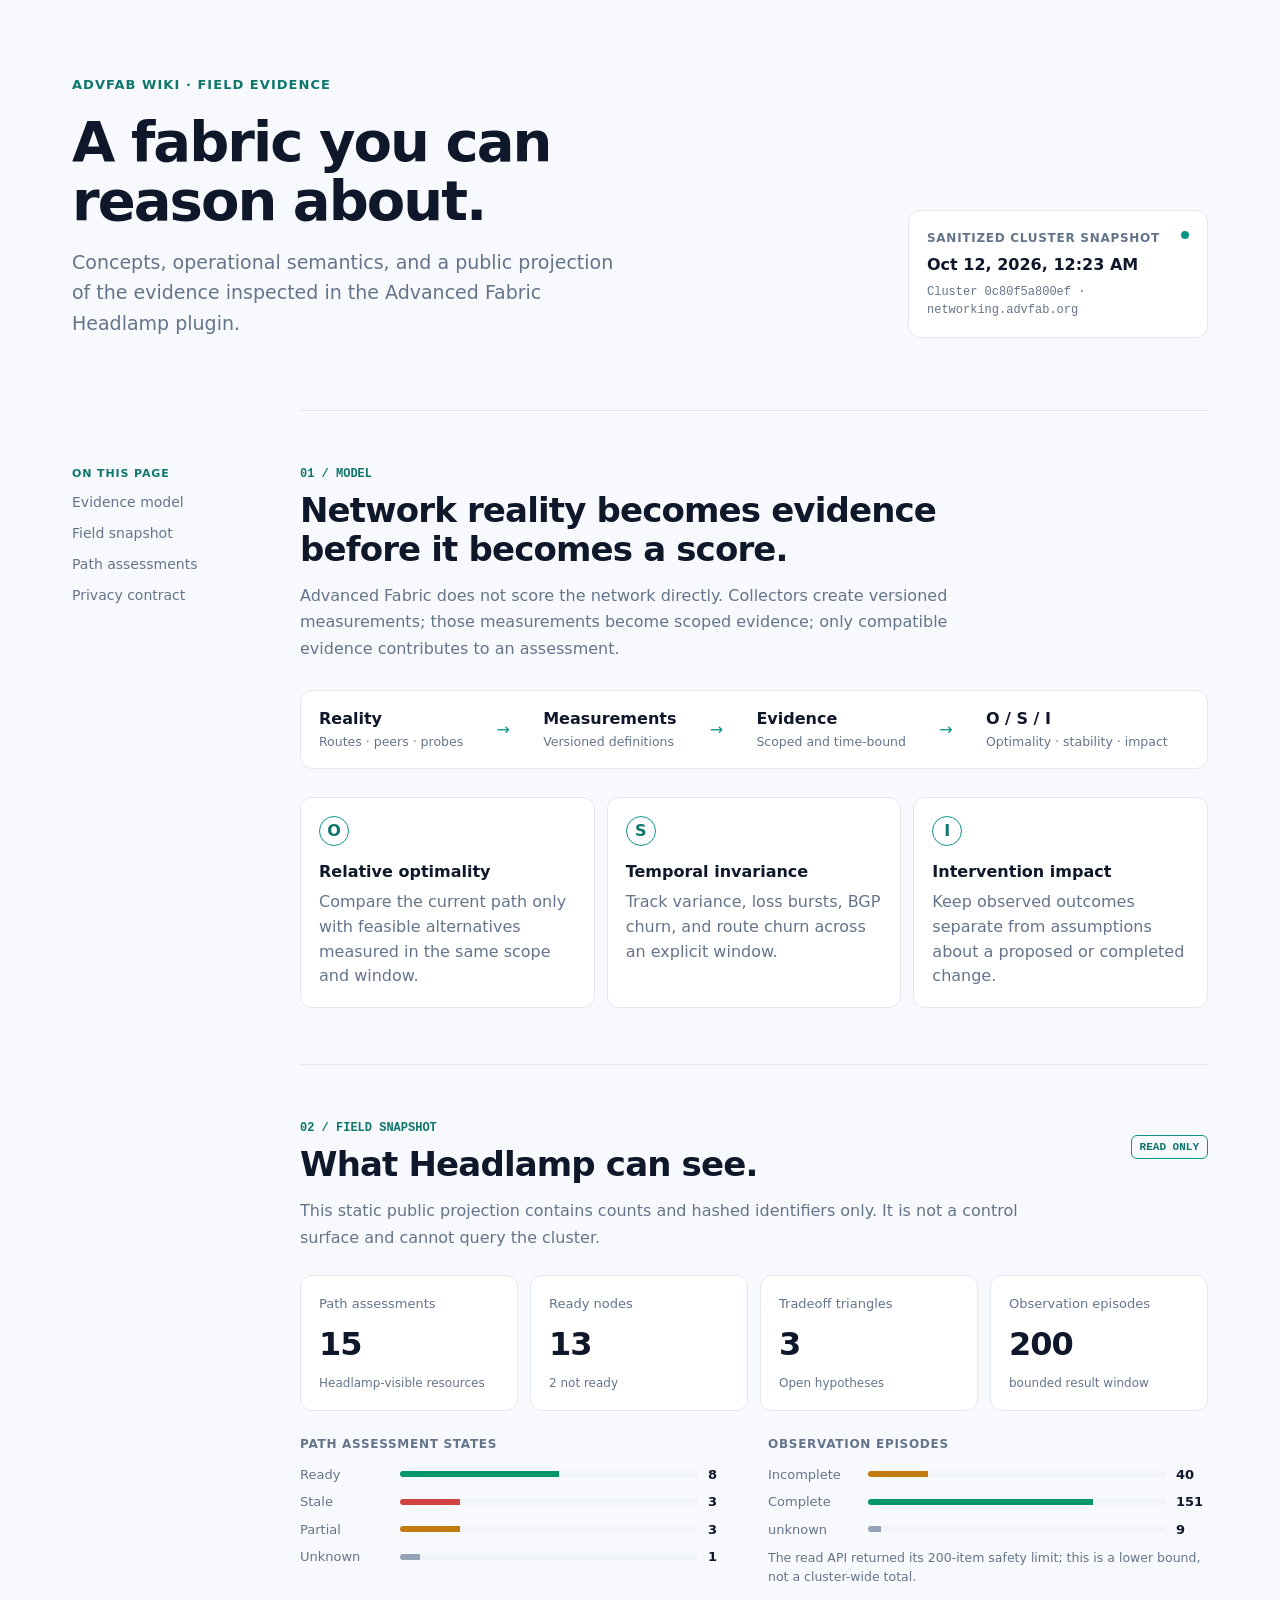
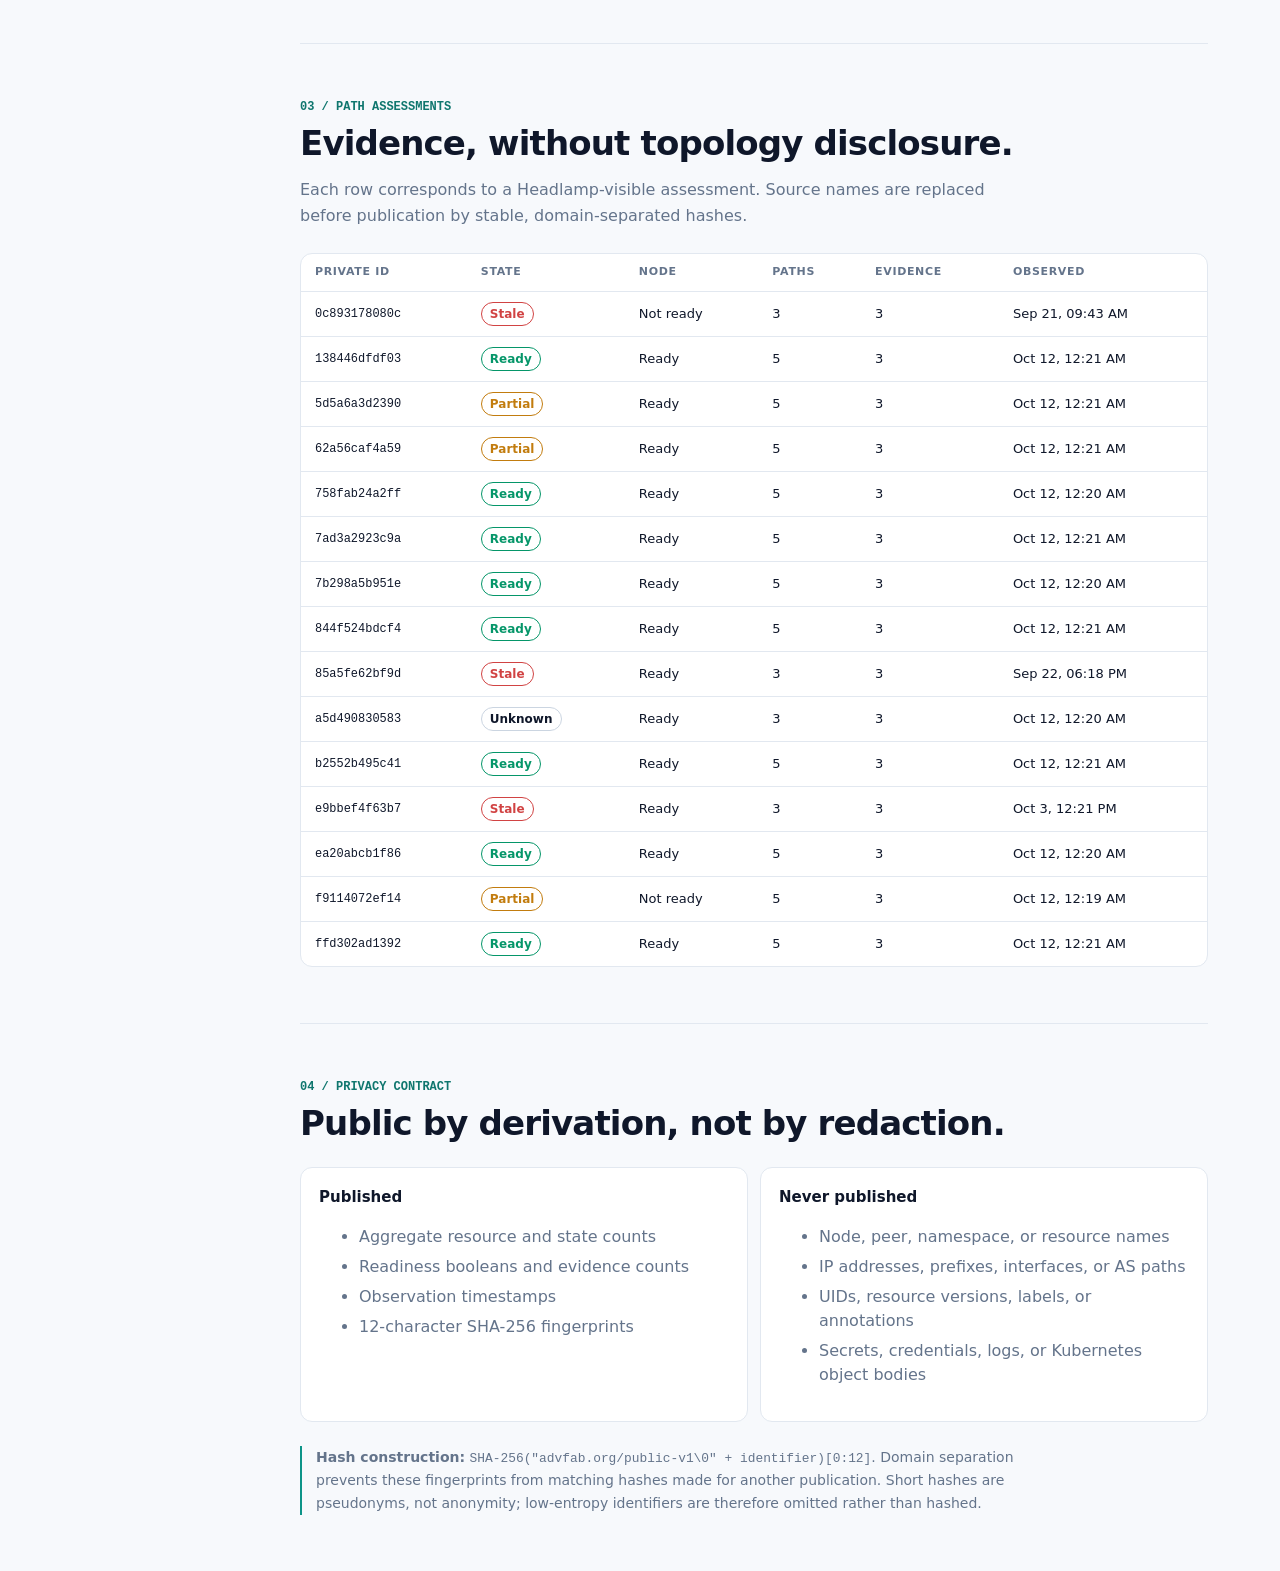
<file: wiki/index.html>
<!doctype html>
<html lang="en" data-site="advfab">
<head>
  <meta charset="utf-8">
  <meta name="viewport" content="width=device-width,initial-scale=1">
  <meta name="description" content="AdvFab Wiki: architecture notes and a privacy-preserving view of real Advanced Fabric evidence.">
  <title>AdvFab Wiki · Advanced Fabrics</title>
  <link rel="canonical" href="https://advfab.org/wiki/">
  <link rel="icon" type="image/svg+xml" href="/mark.svg">
  <link rel="stylesheet" href="/styles.css?v=20261023-oss-1">
  <link rel="stylesheet" href="https://brand-assets.re8ch.com/dist/current/re8ch-navigator.css">
  <link rel="stylesheet" href="https://brand-assets.re8ch.com/dist/current/re8ch-footer.css">
  <script src="/boot.js?v=20261023-oss-1"></script>
  <script src="https://brand-assets.re8ch.com/dist/current/re8ch-navigator.js" defer></script>
  <script src="https://brand-assets.re8ch.com/dist/current/re8ch-footer.js" defer></script>
  <script src="/site.js?v=20261023-oss-1" defer></script>
  <script src="/wiki/wiki.js" defer></script>
</head>
<body class="wiki-page">
  <div class="shell">
  <re8ch-navigator product="advfab" brand="AdvFab" locale="en" home-href="/" links='[{"label":"Model","href":"#model"},{"label":"Snapshot","href":"#snapshot"},{"label":"Assessments","href":"#assessments"},{"label":"Privacy","href":"#privacy"}]' language-options='[{"label":"English","value":"en","href":"/wiki/"}]' language-mode="available" extra-actions='[]'></re8ch-navigator>
  <main class="wrap">
    <section class="wiki-hero">
      <div><p class="eyebrow">ADVFAB WIKI · FIELD EVIDENCE</p><h1>A fabric you can<br>reason about.</h1><p class="lead">Concepts, operational semantics, and a public projection of the evidence inspected in the Advanced Fabric Headlamp plugin.</p></div>
      <aside class="snapshot-stamp" aria-label="Snapshot provenance"><span class="pulse" aria-hidden="true"></span><p>Sanitized cluster snapshot</p><strong id="snapshot-time">Loading…</strong><small id="cluster-hash">Cluster fingerprint unavailable</small></aside>
    </section>
    <section class="wiki-layout">
      <nav class="wiki-toc" aria-label="Wiki sections"><span>On this page</span><a href="#model">Evidence model</a><a href="#snapshot">Field snapshot</a><a href="#assessments">Path assessments</a><a href="#privacy">Privacy contract</a></nav>
      <div class="wiki-content">
        <section id="model" class="wiki-section">
          <p class="section-index">01 / MODEL</p><h2>Network reality becomes evidence before it becomes a score.</h2><p>Advanced Fabric does not score the network directly. Collectors create versioned measurements; those measurements become scoped evidence; only compatible evidence contributes to an assessment.</p>
          <div class="flow" aria-label="Evidence processing model"><div><b>Reality</b><span>Routes · peers · probes</span></div><i>→</i><div><b>Measurements</b><span>Versioned definitions</span></div><i>→</i><div><b>Evidence</b><span>Scoped and time-bound</span></div><i>→</i><div><b>O / S / I</b><span>Optimality · stability · impact</span></div></div>
          <div class="definition-grid"><article><span>O</span><h3>Relative optimality</h3><p>Compare the current path only with feasible alternatives measured in the same scope and window.</p></article><article><span>S</span><h3>Temporal invariance</h3><p>Track variance, loss bursts, BGP churn, and route churn across an explicit window.</p></article><article><span>I</span><h3>Intervention impact</h3><p>Keep observed outcomes separate from assumptions about a proposed or completed change.</p></article></div>
        </section>
        <section id="snapshot" class="wiki-section">
          <p class="section-index">02 / FIELD SNAPSHOT</p><div class="section-heading"><div><h2>What Headlamp can see.</h2><p>This static public projection contains counts and hashed identifiers only. It is not a control surface and cannot query the cluster.</p></div><span class="read-only">READ ONLY</span></div>
          <div id="metrics" class="metric-grid" aria-live="polite"><p>Loading sanitized evidence…</p></div>
          <div class="state-panel"><div><h3>Path assessment states</h3><div id="assessment-states" class="bars"></div></div><div><h3>Observation episodes</h3><div id="episode-states" class="bars"></div><p class="note" id="episode-note"></p></div></div>
        </section>
        <section id="assessments" class="wiki-section">
          <p class="section-index">03 / PATH ASSESSMENTS</p><div class="section-heading"><div><h2>Evidence, without topology disclosure.</h2><p>Each row corresponds to a Headlamp-visible assessment. Source names are replaced before publication by stable, domain-separated hashes.</p></div></div>
          <div class="table-wrap"><table><thead><tr><th>Private ID</th><th>State</th><th>Node</th><th>Paths</th><th>Evidence</th><th>Observed</th></tr></thead><tbody id="assessment-rows"></tbody></table></div>
        </section>
        <section id="privacy" class="wiki-section privacy-panel">
          <p class="section-index">04 / PRIVACY CONTRACT</p><h2>Public by derivation, not by redaction.</h2>
          <div class="privacy-grid"><div><h3>Published</h3><ul><li>Aggregate resource and state counts</li><li>Readiness booleans and evidence counts</li><li>Observation timestamps</li><li>12-character SHA-256 fingerprints</li></ul></div><div><h3>Never published</h3><ul><li>Node, peer, namespace, or resource names</li><li>IP addresses, prefixes, interfaces, or AS paths</li><li>UIDs, resource versions, labels, or annotations</li><li>Secrets, credentials, logs, or Kubernetes object bodies</li></ul></div></div>
          <p class="hash-explainer"><b>Hash construction:</b> <code>SHA-256("advfab.org/public-v1\0" + identifier)[0:12]</code>. Domain separation prevents these fingerprints from matching hashes made for another publication. Short hashes are pseudonyms, not anonymity; low-entropy identifiers are therefore omitted rather than hashed.</p>
        </section>
      </div>
    </section>
  </main>
  <re8ch-footer locale="en" theme="light" language-options='[{"label":"English","value":"en","href":"/wiki/"}]' language-mode="available" brand-logo="https://brand-assets.re8ch.com/SVG/logo.svg"></re8ch-footer>
  </div>
</body>
</html>
</file>
<file: styles.css>
/* Shared open-source site system (AdvFab · Public Edge · Among Clusters).
   Same tokens as the RE8CH commercial cloud sites; each site only sets --accent. */
:root {
  color-scheme: light;
  --paper: #f7f9fc;
  --surface: #ffffff;
  --surface-2: #f1f5f9;
  --ink: #0f172a;
  --muted: #64748b;
  --faint: #94a3b8;
  --line: #e2e8f0;
  --line-strong: #cbd5e1;
  --ok: #059669;
  --warn: #c27c0e;
  --bad: #d14343;
  --unknown: #94a3b8;
  --mono: ui-monospace, SFMono-Regular, Menlo, Consolas, monospace;
}
:root[data-site="advfab"] { --accent: #0d9488; --accent-ink: #0f766e; --accent-soft: rgba(13, 148, 136, .1); }
:root[data-site="public-edge"] { --accent: #e0700b; --accent-ink: #b45309; --accent-soft: rgba(224, 112, 11, .1); }
:root[data-site="among-clusters"] { --accent: #6d5dfc; --accent-ink: #5442e6; --accent-soft: rgba(109, 93, 252, .1); }

:root[data-theme="dark"] {
  color-scheme: dark;
  --paper: #07111d;
  --surface: #0c1828;
  --surface-2: #102236;
  --ink: #eef4fb;
  --muted: #9aabbf;
  --faint: #6b7d93;
  --line: rgba(226, 236, 248, .12);
  --line-strong: rgba(226, 236, 248, .22);
  --ok: #34d399;
  --warn: #f5b942;
  --bad: #f87171;
  --unknown: #6b7d93;
}
:root[data-theme="dark"][data-site="advfab"] { --accent: #2dd4bf; --accent-ink: #5eead4; --accent-soft: rgba(45, 212, 191, .12); }
:root[data-theme="dark"][data-site="public-edge"] { --accent: #fb923c; --accent-ink: #fdba74; --accent-soft: rgba(251, 146, 60, .12); }
:root[data-theme="dark"][data-site="among-clusters"] { --accent: #a397ff; --accent-ink: #c4bcff; --accent-soft: rgba(163, 151, 255, .14); }

* { box-sizing: border-box; }
html { background: var(--paper); color: var(--ink); font-family: Inter, ui-sans-serif, system-ui, -apple-system, BlinkMacSystemFont, "Segoe UI", "PingFang SC", "Microsoft YaHei", sans-serif; line-height: 1.5; text-size-adjust: 100%; }
body { margin: 0; background: var(--paper); overflow-x: clip; }
a { color: inherit; }
button { font: inherit; color: inherit; }
button:focus-visible, a:focus-visible, [tabindex]:focus-visible { outline: 2px solid var(--accent); outline-offset: 3px; }
h1, h2, h3, p { margin: 0; }
code { font-family: var(--mono); font-size: .92em; }

.shell { min-height: 100svh; overflow-x: clip; }
.wrap { margin: 0 auto; max-width: 1200px; padding: 0 clamp(16px, 4vw, 32px); }
.eyebrow { align-items: center; color: var(--accent-ink); display: inline-flex; font-size: 13px; font-weight: 750; gap: 10px; letter-spacing: .08em; text-transform: uppercase; }
.eyebrow .tag { border: 1px solid var(--line-strong); border-radius: 999px; color: var(--muted); font-size: 11px; font-weight: 650; letter-spacing: .04em; padding: 2px 8px; }

.button { align-items: center; background: var(--surface); border: 1px solid var(--line-strong); border-radius: 8px; color: var(--ink); cursor: pointer; display: inline-flex; font-size: 14px; font-weight: 650; gap: 8px; justify-content: center; min-height: 40px; padding: 0 16px; text-decoration: none; transition: border-color .15s, background .15s; }
.button:hover { border-color: var(--faint); }
.button.primary { background: var(--ink); border-color: var(--ink); color: var(--paper); }
.button.primary:hover { opacity: .9; }

/* Hero */
.hero { padding: clamp(40px, 7vw, 88px) 0 clamp(40px, 6vw, 72px); }
.hero-grid { align-items: center; display: grid; gap: clamp(28px, 5vw, 64px); grid-template-columns: minmax(0, 5fr) minmax(0, 7fr); }
.hero h1 { font-size: clamp(36px, 4.6vw, 56px); font-weight: 820; letter-spacing: -.035em; line-height: 1.04; margin: 18px 0 20px; text-wrap: balance; }
:lang(zh) .hero h1 { letter-spacing: -.01em; line-height: 1.15; }
.lead { color: var(--muted); font-size: clamp(16px, 1.6vw, 19px); line-height: 1.6; max-width: 560px; }
.actions { display: flex; flex-wrap: wrap; gap: 10px; margin-top: 28px; }
.stats { border-top: 1px solid var(--line); display: grid; grid-template-columns: repeat(4, minmax(0, 1fr)); margin-top: 32px; padding-top: 18px; }
.stats div { border-left: 1px solid var(--line); min-width: 0; padding: 0 14px; }
.stats div:first-child { border-left: 0; padding-left: 0; }
.stats span { color: var(--muted); display: block; font-size: 13px; font-weight: 600; }
.stats strong { display: block; font-size: clamp(20px, 2.2vw, 26px); font-variant-numeric: tabular-nums; font-weight: 780; letter-spacing: -.02em; margin-top: 4px; white-space: nowrap; }

/* Figure (signature interaction) */
.figure { background: var(--surface); border: 1px solid var(--line); border-radius: 14px; min-width: 0; overflow: hidden; }
.figure-head { align-items: center; border-bottom: 1px solid var(--line); display: flex; flex-wrap: wrap; gap: 8px 14px; justify-content: space-between; padding: 12px 16px; }
.figure-head b { font-size: 14px; }
.figure-head small { color: var(--muted); font-size: 12px; }
.figure-body { position: relative; }
.figure svg { display: block; height: auto; width: 100%; }
.figure-foot { border-top: 1px solid var(--line); display: grid; gap: 12px; padding: 14px 16px; }
.legend { display: flex; flex-wrap: wrap; gap: 6px 14px; }
.legend span { align-items: center; color: var(--muted); display: inline-flex; font-size: 12px; gap: 6px; }
.legend i { border-top: 2px solid currentColor; display: inline-block; width: 18px; }
.legend b { color: var(--ink); font-variant-numeric: tabular-nums; }
.k-ready { color: var(--ok); } .k-partial { color: var(--warn); } .k-stale { color: var(--bad); } .k-unknown { color: var(--unknown); }
.legend .k-partial i { border-top-style: dashed; } .legend .k-stale i { border-top-style: dotted; } .legend .k-unknown i { border-top-style: dashed; opacity: .8; }

.chips { align-content: flex-start; align-items: flex-start; display: flex; flex-wrap: wrap; gap: 6px; }
.chip { align-items: center; background: var(--surface); border: 1px solid var(--line-strong); border-radius: 999px; cursor: pointer; display: inline-flex; font-size: 12.5px; font-weight: 600; gap: 6px; min-height: 30px; padding: 0 11px; }
.chip::before { background: var(--faint); border-radius: 50%; content: ""; height: 7px; width: 7px; }
.chip[aria-pressed="true"] { background: var(--accent-soft); border-color: var(--accent); color: var(--accent-ink); }
.chip[aria-pressed="true"]::before { background: var(--accent); }
.verdict { align-items: flex-start; border: 1px solid var(--line); border-left: 3px solid var(--bad); border-radius: 8px; display: grid; font-size: 13px; gap: 2px; padding: 9px 12px; }
.verdict b { font-size: 13px; }
.verdict span { color: var(--muted); }
.verdict[data-state="ok"] { border-left-color: var(--ok); }
.verdict[data-state="hold"] { border-left-color: var(--warn); }
.kv { display: grid; font-size: 12.5px; gap: 4px 14px; grid-template-columns: auto 1fr; }
.kv dt { color: var(--muted); }
.kv dd { font-family: var(--mono); margin: 0; overflow-wrap: anywhere; }
.mono-pane { background: var(--surface-2); border: 1px solid var(--line); border-radius: 8px; font: 12.5px/1.6 var(--mono); margin: 0; overflow-x: auto; padding: 10px 12px; white-space: pre; }
.mono-pane .dim { color: var(--muted); }
.mono-pane .acc { color: var(--accent-ink); font-weight: 700; }
.mono-pane .ok { color: var(--ok); font-weight: 700; }
.mono-pane .bad { color: var(--bad); }
.mono-pane .warn { color: var(--warn); }

.svg-label { fill: var(--muted); font: 600 11px Inter, ui-sans-serif, system-ui, sans-serif; }
.svg-title { fill: var(--ink); font: 700 12.5px Inter, ui-sans-serif, system-ui, sans-serif; }
.svg-mono { fill: var(--muted); font: 10.5px var(--mono); }
.svg-box { fill: var(--surface); stroke: var(--line-strong); }
.svg-zone { fill: var(--surface-2); stroke: var(--line); }
.svg-node { fill: var(--surface); stroke: var(--line-strong); stroke-width: 1.5; }
.hit { cursor: pointer; }
.hit:focus { outline: none; }
.hit:focus-visible .focus-ring, .hit[aria-pressed="true"] .focus-ring { stroke: var(--accent); stroke-width: 2; }

/* Sections */
.section { border-top: 1px solid var(--line); padding: clamp(48px, 7vw, 88px) 0; }
.section-head { display: grid; gap: 12px; margin-bottom: clamp(24px, 4vw, 40px); max-width: 760px; }
.section-head h2 { font-size: clamp(26px, 3.4vw, 40px); font-weight: 800; letter-spacing: -.03em; line-height: 1.12; text-wrap: balance; }
:lang(zh) .section-head h2 { letter-spacing: -.01em; }
.section-head p { color: var(--muted); font-size: 16px; line-height: 1.65; }

.rows { border: 1px solid var(--line); border-radius: 12px; display: grid; overflow: hidden; }
.row { align-items: start; background: var(--surface); border-top: 1px solid var(--line); display: grid; gap: 8px 28px; grid-template-columns: 64px minmax(0, 260px) minmax(0, 1fr) auto; padding: 22px 24px; }
.row:first-child { border-top: 0; }
.row .idx { color: var(--accent-ink); font: 700 12px var(--mono); padding-top: 3px; }
.row h3 { font-size: 17px; font-weight: 750; }
.row p { color: var(--muted); line-height: 1.6; }
.row a { color: var(--accent-ink); font-size: 14px; font-weight: 650; text-decoration: none; white-space: nowrap; }
.row a:hover { text-decoration: underline; }

.split { display: grid; gap: 16px; grid-template-columns: 1fr 1fr; }
.panel { background: var(--surface); border: 1px solid var(--line); border-radius: 12px; padding: 22px 24px; }
.panel h3 { align-items: center; display: flex; font-size: 15px; font-weight: 750; gap: 8px; margin-bottom: 14px; }
.panel h3::before { background: var(--accent); border-radius: 2px; content: ""; height: 12px; width: 4px; }
.panel.other h3::before { background: var(--faint); }
.panel ul { display: grid; gap: 10px; list-style: none; margin: 0; padding: 0; }
.panel li { border-top: 1px solid var(--line); color: var(--muted); line-height: 1.55; padding-top: 10px; }
.panel li:first-child { border-top: 0; padding-top: 0; }
.panel li b { color: var(--ink); font-weight: 650; }

.install { display: grid; gap: 24px; grid-template-columns: minmax(0, 5fr) minmax(0, 7fr); }
.steps { counter-reset: step; display: grid; gap: 14px; list-style: none; margin: 0; padding: 0; }
.steps li { color: var(--muted); counter-increment: step; display: grid; gap: 12px; grid-template-columns: 28px 1fr; line-height: 1.55; }
.steps li::before { align-items: center; border: 1px solid var(--line-strong); border-radius: 50%; color: var(--ink); content: counter(step); display: flex; font-size: 12px; font-weight: 700; height: 26px; justify-content: center; width: 26px; }
.code { background: var(--surface); border: 1px solid var(--line); border-radius: 12px; min-width: 0; overflow: hidden; }
.code-head { align-items: center; border-bottom: 1px solid var(--line); display: flex; justify-content: space-between; padding: 8px 10px 8px 16px; }
.code-head span { color: var(--muted); font: 12px var(--mono); }
.copy { background: transparent; border: 1px solid var(--line-strong); border-radius: 6px; cursor: pointer; font-size: 12px; font-weight: 650; min-height: 28px; padding: 0 10px; }
.code pre { font: 13px/1.7 var(--mono); margin: 0; overflow-x: auto; padding: 16px; }
.code .c { color: var(--muted); }

.family { display: grid; gap: 12px; grid-template-columns: repeat(4, minmax(0, 1fr)); }
.family a { background: var(--surface); border: 1px solid var(--line); border-radius: 12px; display: grid; gap: 8px; padding: 18px; text-decoration: none; transition: border-color .15s; }
.family a:hover { border-color: var(--line-strong); }
.family a[aria-current="page"] { border-color: var(--accent); }
.family .fam-mark { align-items: center; display: flex; gap: 10px; }
.family img { height: 26px; width: 26px; }
.family b { font-size: 15px; }
.family p { color: var(--muted); font-size: 13.5px; line-height: 1.5; }
.family small { color: var(--faint); font-size: 12px; font-weight: 650; letter-spacing: .04em; text-transform: uppercase; }

.closing { align-items: center; display: flex; flex-wrap: wrap; gap: 16px 32px; justify-content: space-between; }
.closing p { color: var(--muted); line-height: 1.6; max-width: 640px; }

.sr { clip: rect(0 0 0 0); height: 1px; overflow: hidden; position: absolute; white-space: nowrap; width: 1px; }

@media (max-width: 960px) {
  .hero-grid, .install { grid-template-columns: minmax(0, 1fr); }
  .family { grid-template-columns: 1fr 1fr; }
  .row { grid-template-columns: 48px minmax(0, 1fr); }
  .row p, .row a { grid-column: 2; }
}
@media (max-width: 640px) {
  .stats { grid-template-columns: 1fr 1fr; row-gap: 14px; }
  .stats div:nth-child(3) { border-left: 0; padding-left: 0; }
  .split, .family { grid-template-columns: 1fr; }
  .row { grid-template-columns: 1fr; padding: 18px; }
  .row p, .row a { grid-column: 1; }
  .panel { padding: 18px; }
}
@media (prefers-reduced-motion: reduce) { * { animation: none !important; transition: none !important; } }

/* AdvFab Wiki (light system) */
.wiki-hero { align-items: end; display: grid; gap: 40px; grid-template-columns: minmax(0, 1fr) 300px; padding: clamp(40px, 6vw, 72px) 0; }
.wiki-hero h1 { font-size: clamp(36px, 5vw, 56px); font-weight: 820; letter-spacing: -.035em; line-height: 1.06; margin: 16px 0; }
.snapshot-stamp { background: var(--surface); border: 1px solid var(--line); border-radius: 12px; padding: 18px; position: relative; }
.snapshot-stamp .pulse { background: var(--accent); border-radius: 50%; height: 8px; position: absolute; right: 18px; top: 20px; width: 8px; }
.snapshot-stamp p { color: var(--muted); font-size: 12px; font-weight: 650; letter-spacing: .06em; margin-bottom: 6px; text-transform: uppercase; }
.snapshot-stamp strong, .snapshot-stamp small { display: block; }
.snapshot-stamp small { color: var(--muted); font-family: var(--mono); font-size: 12px; margin-top: 6px; }
.wiki-layout { display: grid; gap: 48px; grid-template-columns: 180px minmax(0, 1fr); }
.wiki-toc { align-self: start; display: flex; flex-direction: column; font-size: 14px; gap: 10px; padding-top: 56px; position: sticky; top: 88px; }
.wiki-toc span { color: var(--accent-ink); font-size: 11px; font-weight: 750; letter-spacing: .08em; text-transform: uppercase; }
.wiki-toc a { color: var(--muted); text-decoration: none; }
.wiki-toc a:hover { color: var(--ink); }
.wiki-section { border-top: 1px solid var(--line); padding: 56px 0; scroll-margin-top: 80px; }
.wiki-section h2 { font-size: clamp(24px, 3vw, 34px); font-weight: 800; letter-spacing: -.025em; line-height: 1.15; margin: 10px 0 14px; max-width: 760px; }
.wiki-section > p:not(.section-index), .section-heading p { color: var(--muted); line-height: 1.65; max-width: 720px; }
.section-index { color: var(--accent-ink); font: 700 12px var(--mono); }
.flow { align-items: center; background: var(--surface); border: 1px solid var(--line); border-radius: 12px; display: grid; gap: 12px; grid-template-columns: repeat(7, auto); margin: 28px 0; padding: 16px 18px; }
.flow div { display: grid; gap: 2px; }
.flow span { color: var(--muted); font-size: 12.5px; }
.flow i { color: var(--accent); font-style: normal; }
.definition-grid, .metric-grid, .privacy-grid { display: grid; gap: 12px; }
.definition-grid { grid-template-columns: repeat(3, 1fr); }
.definition-grid article, .metric-grid article, .privacy-grid > div { background: var(--surface); border: 1px solid var(--line); border-radius: 12px; padding: 18px; }
.definition-grid article > span { align-items: center; border: 1px solid var(--accent); border-radius: 50%; color: var(--accent-ink); display: inline-flex; font-weight: 800; height: 30px; justify-content: center; width: 30px; }
.definition-grid h3 { font-size: 16px; margin: 14px 0 6px; }
.definition-grid p { color: var(--muted); line-height: 1.55; }
.section-heading { align-items: flex-start; display: flex; gap: 24px; justify-content: space-between; }
.read-only { border: 1px solid var(--accent); border-radius: 6px; color: var(--accent-ink); font: 700 11px var(--mono); padding: 5px 8px; white-space: nowrap; }
.metric-grid { grid-template-columns: repeat(4, 1fr); margin: 24px 0; }
.metric-grid span, .metric-grid small { color: var(--muted); display: block; }
.metric-grid span { font-size: 13px; }
.metric-grid strong { display: block; font-size: 32px; letter-spacing: -.03em; margin: 6px 0; }
.metric-grid small { font-size: 12px; }
.state-panel { display: grid; gap: 28px; grid-template-columns: 1fr 1fr; margin-top: 24px; }
.state-panel h3 { color: var(--muted); font-size: 12px; letter-spacing: .06em; margin-bottom: 12px; text-transform: uppercase; }
.bars { display: grid; gap: 8px; }
.bar-row { align-items: center; display: grid; font-size: 13px; gap: 10px; grid-template-columns: 90px 1fr 32px; }
.bar-row > span { color: var(--muted); }
.bar-row > div { background: var(--surface-2); border-radius: 99px; height: 6px; overflow: hidden; }
.bar-row i { background: var(--unknown); display: block; height: 100%; }
.bar-row i.state-ready, .bar-row i.state-complete { background: var(--ok); }
.bar-row i.state-partial, .bar-row i.state-incomplete { background: var(--warn); }
.bar-row i.state-stale { background: var(--bad); }
.note { color: var(--muted); font-size: 12.5px; line-height: 1.5; margin-top: 10px; }
.table-wrap { background: var(--surface); border: 1px solid var(--line); border-radius: 12px; margin-top: 24px; overflow: auto; }
table { border-collapse: collapse; min-width: 680px; width: 100%; }
th, td { border-bottom: 1px solid var(--line); font-size: 13px; padding: 10px 14px; text-align: left; }
th { color: var(--muted); font-size: 11px; letter-spacing: .06em; text-transform: uppercase; }
tbody tr:last-child td { border-bottom: 0; }
.state { border: 1px solid var(--line-strong); border-radius: 99px; display: inline-block; font-size: 12px; font-weight: 650; padding: 2px 8px; }
.state-ready { border-color: var(--ok); color: var(--ok); }
.state-partial { border-color: var(--warn); color: var(--warn); }
.state-stale { border-color: var(--bad); color: var(--bad); }
.privacy-grid { grid-template-columns: 1fr 1fr; margin: 24px 0; }
.privacy-grid h3 { font-size: 15px; margin: 0 0 8px; }
.privacy-grid li { color: var(--muted); line-height: 1.5; margin: 6px 0; }
.hash-explainer { border-left: 2px solid var(--accent); font-size: 14px; padding-left: 14px; }
.error { color: var(--bad); }
@media (max-width: 900px) {
  .wiki-hero, .wiki-layout, .state-panel, .privacy-grid, .definition-grid { grid-template-columns: 1fr; }
  .wiki-toc { display: none; }
  .metric-grid { grid-template-columns: 1fr 1fr; }
  .flow { grid-template-columns: 1fr; }
  .flow i { justify-self: start; transform: rotate(90deg); }
}
@media (max-width: 560px) { .metric-grid { grid-template-columns: 1fr; } .section-heading { display: block; } .read-only { display: inline-block; margin-top: 12px; } }

.flow-line { animation: route-flow 1.1s linear infinite; }
@keyframes route-flow { to { stroke-dashoffset: -12; } }
.peer-lists { display: grid; gap: 12px; grid-template-columns: 1fr 1fr; }
.peer-lists b { display: block; font-size: 12px; letter-spacing: .04em; margin-bottom: 4px; text-transform: uppercase; }
.peer-lists .crosses b { color: var(--accent-ink); }
.peer-lists .stays b { color: var(--muted); }
.peer-lists ul { color: var(--muted); display: grid; font-size: 12.5px; gap: 2px; margin: 0; padding-left: 16px; }
.mono-pane div { display: flex; gap: 12px; justify-content: space-between; }
.mono-pane.lines div { display: block; }
.figure-split { display: grid; gap: 12px; grid-template-columns: minmax(0, 1fr) minmax(0, 1fr); }
@media (max-width: 640px) { .figure-split, .peer-lists { grid-template-columns: 1fr; } }
.fig-note { color: var(--faint); font-size: 12px; line-height: 1.5; }
.row-text { display: grid; gap: 4px; }
.row-text .q { color: var(--ink); font-weight: 600; }
</file>
